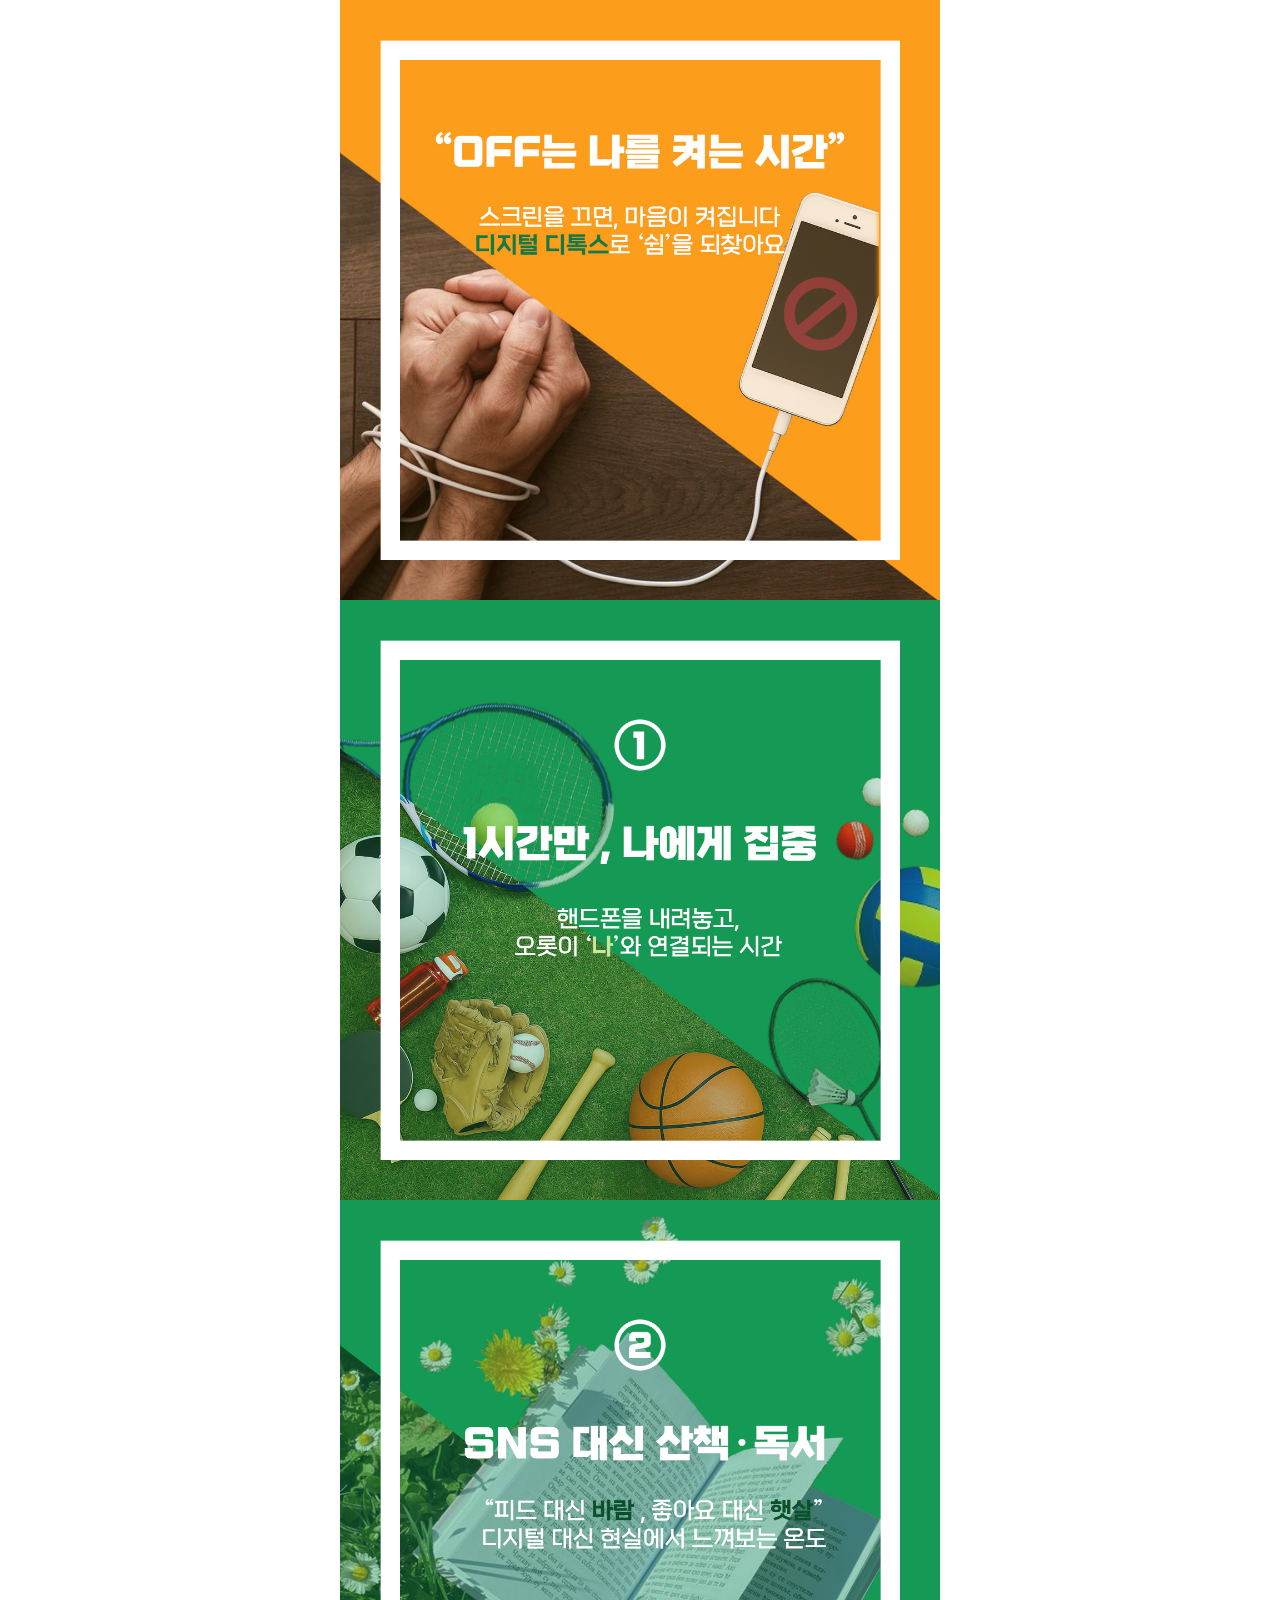
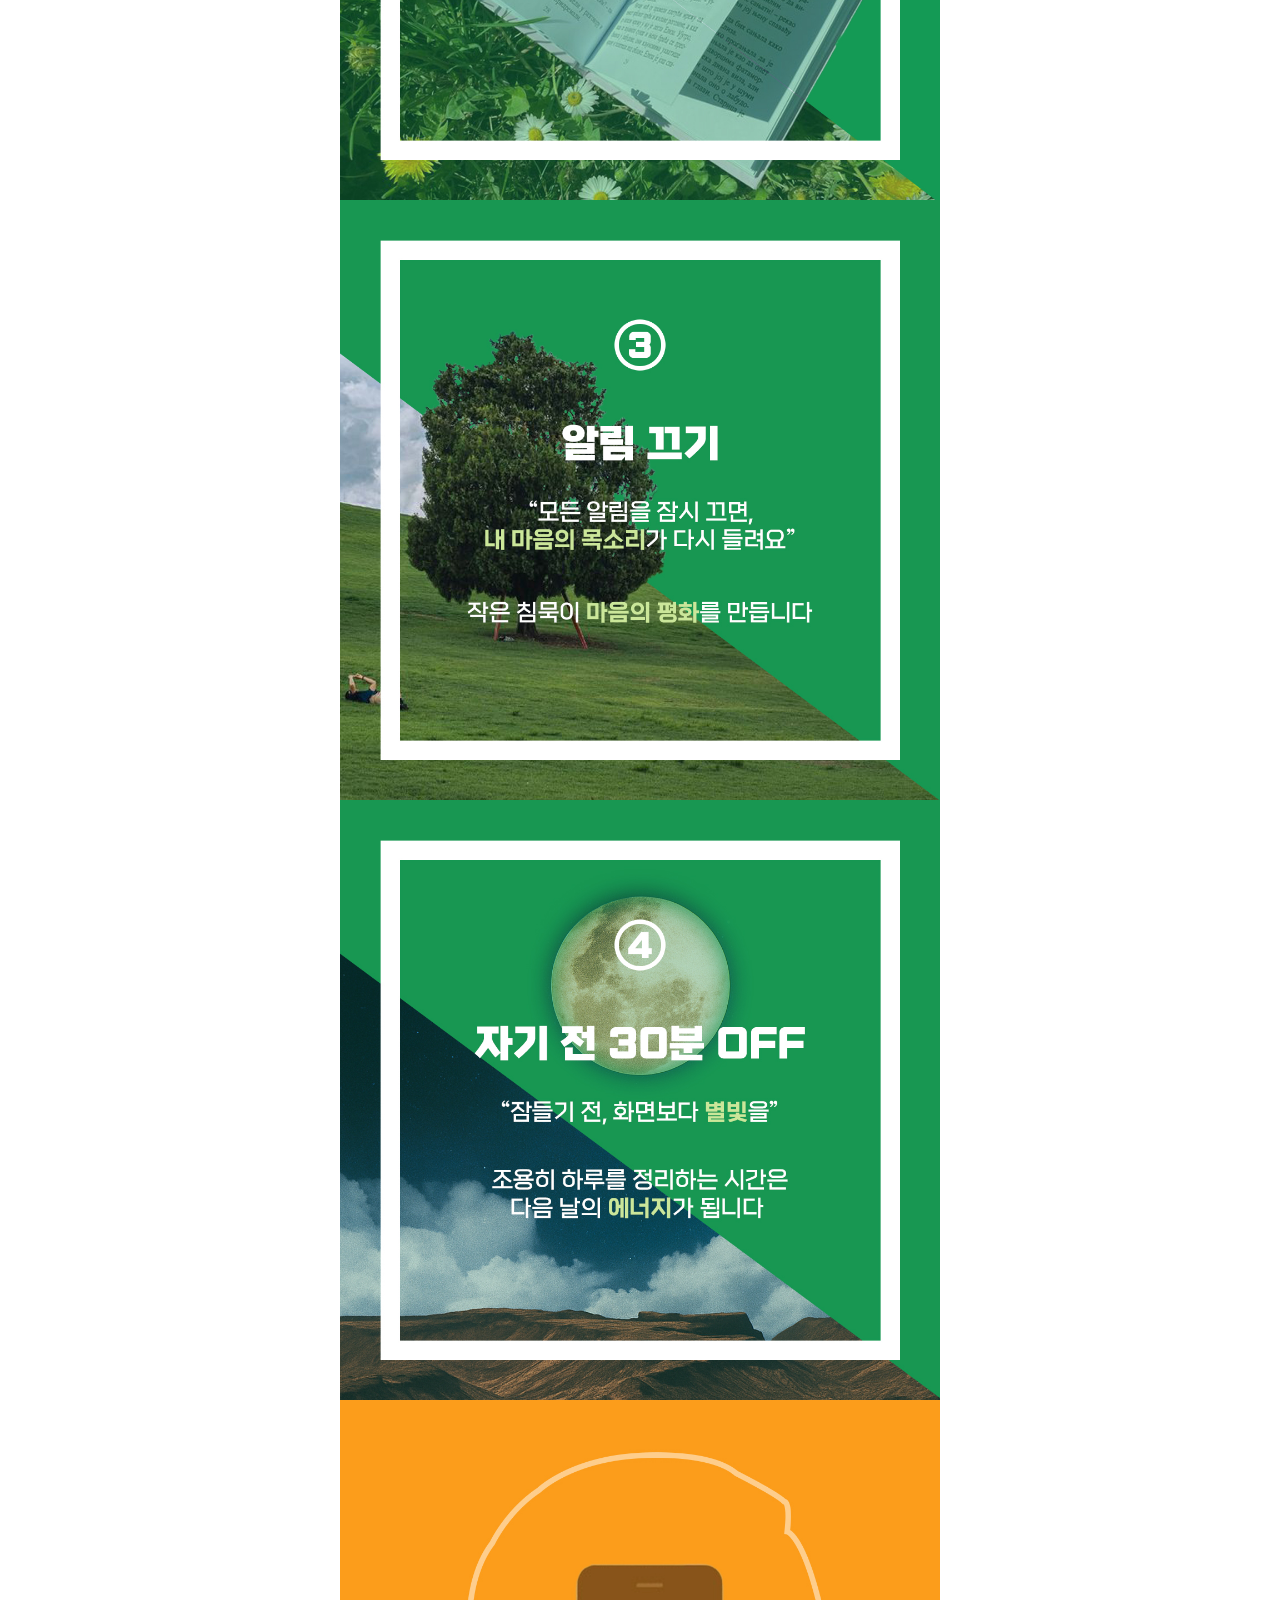
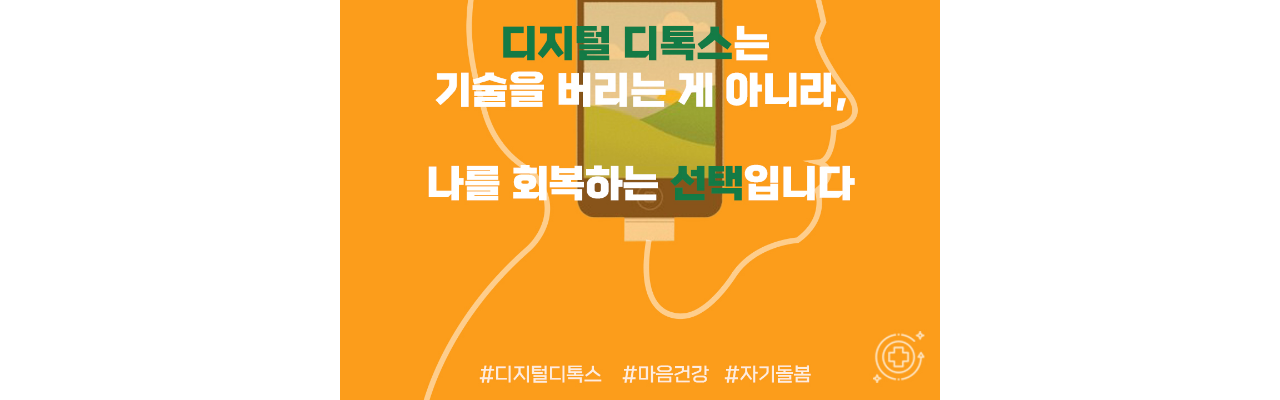
<file: cardnews.html>
<!DOCTYPE html>
<html lang="en">
<head>
    <meta charset="UTF-8">
    <meta name="viewport" content="width=device-width, initial-scale=1.0">
    <title>디지털 디톡스 카드뉴스</title>
    <style>
    *{
      margin: 0;
      padding: 0;
      box-sizing: border-box;
    }
    #wrap{
      max-width: 600px;
      height: 600px;
      margin: 0 auto;
    }
    img{
      width: 100%;
      display: block;
    }
    </style>
</head>
<body>
    <div id="wrap">
        <img src="img/cardnews/표지.jpg" alt="카드뉴스 표지">
        <img src="img/cardnews/본문01.jpg" alt="카드뉴스 본문1">
        <img src="img/cardnews/본문02.jpg" alt="카드뉴스 본문2">
        <img src="img/cardnews/본문03.jpg" alt="카드뉴스 본문3">
        <img src="img/cardnews/본문04.jpg" alt="카드뉴스 본문4">
        <img src="img/cardnews/마무리.jpg" alt="카드뉴스 마무리">
    </div><!--#wrap-->
</body>
</html>
</file>
